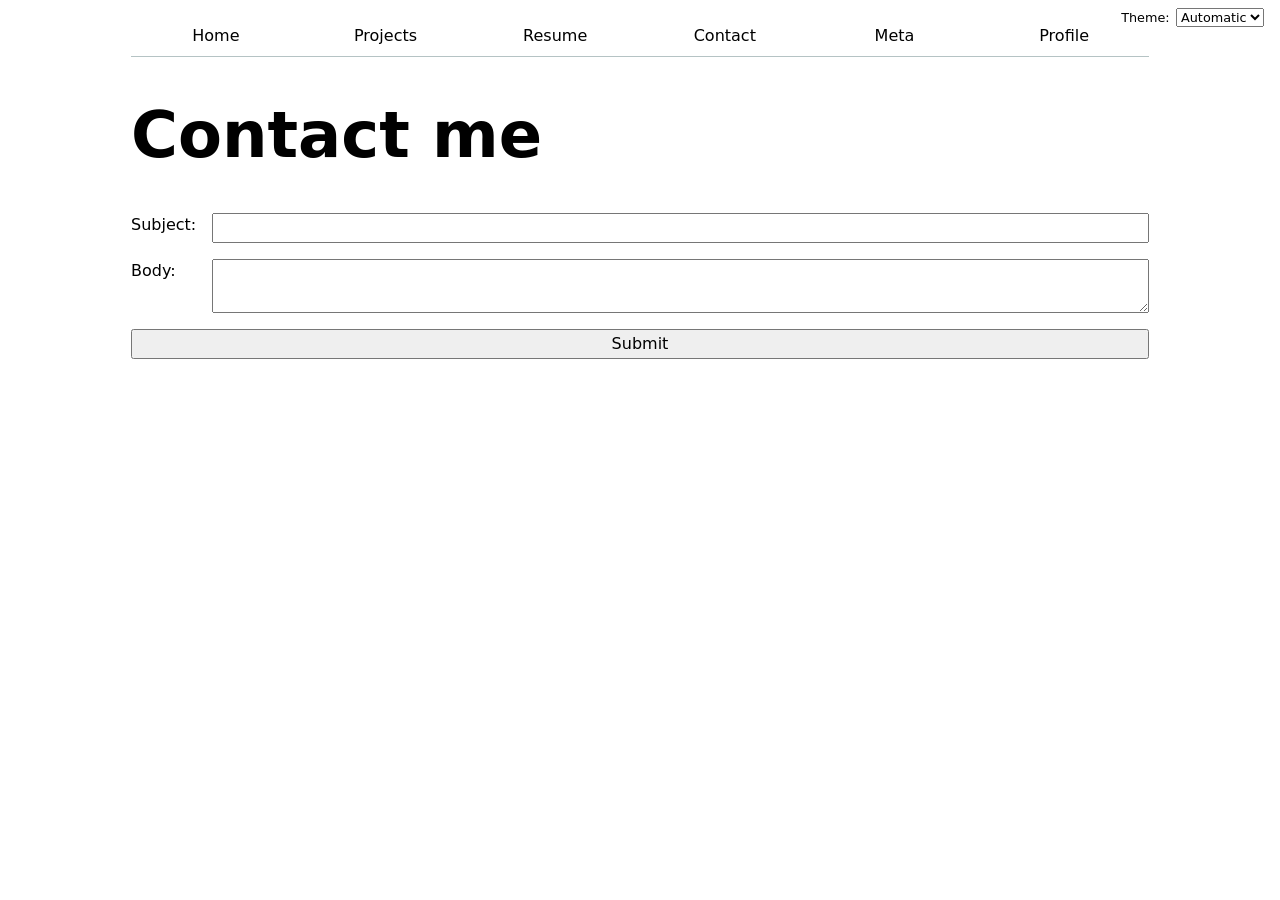
<file: contact/index.html>
<!DOCTYPE html>
<html lang="en">
<head>
    <meta charset="UTF-8">
    <meta name="viewport" content="width=device-width, initial-scale=1.0">
    <title>Contact Form</title>
    <link rel="stylesheet" href="../style.css">
</head>
<body>
    <script type="module" src="../global.js"></script>

    <h1>Contact me</h1>
    <form action="mailto:lseto@ucsd.edu" method="GET">
        <label>Subject:
            <input name="subject">
        </label>
        <label>Body:
            <textarea name="body"></textarea>
        </label>
        <button>Submit</button>
    </form>
</body>
</html>
</file>
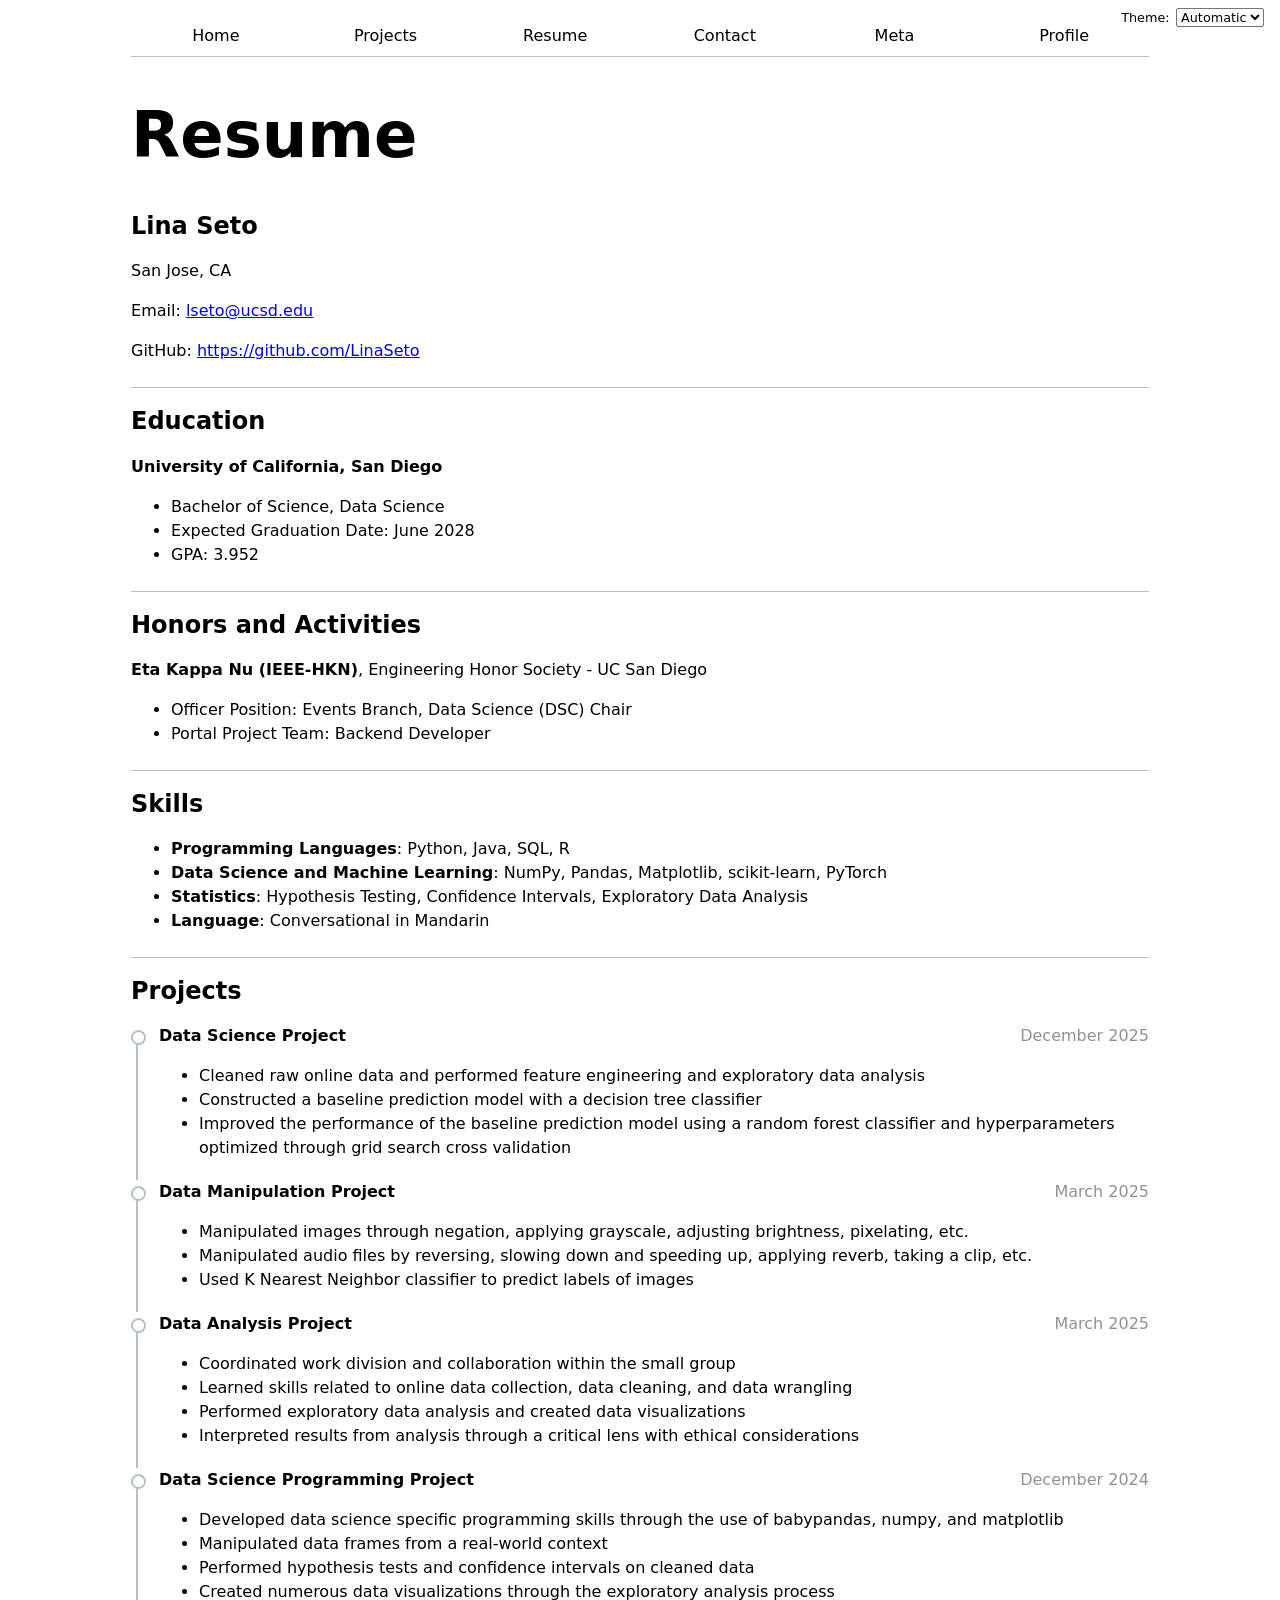
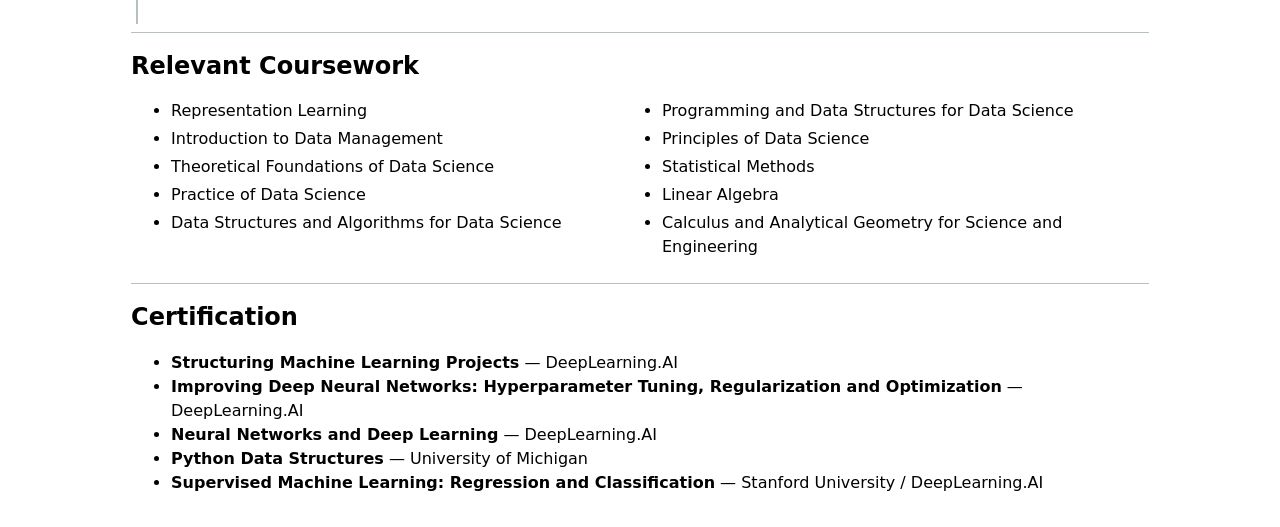
<file: resume/index.html>
<!DOCTYPE html>
<html lang="en">
<head>
    <meta charset="UTF-8">
    <meta name="viewport" content="width=device-width, initial-scale=1.0">
    <title>Resume</title>
    <link rel="stylesheet" href="../style.css">
</head>
<body>
    <script type="module" src="../global.js"></script>

    <h1>Resume</h1>

    <section id="introduction">
        <h2>Lina Seto</h2>
        <p>San Jose, CA</p>
        <p>Email: <a href="../contact/index.html">lseto@ucsd.edu</a></p>
        <p>GitHub: <a href="https://github.com/LinaSeto" target="_blank">https://github.com/LinaSeto</a></p>
    </section>

    <section id="education">
        <h2>Education</h2>
        <strong>University of California, San Diego</strong>
        <ul>
            <li>Bachelor of Science, Data Science</li>
            <li>Expected Graduation Date: <time datetime="2028-06">June 2028</time></li>
            <li>GPA: 3.952</li>
        </ul>
    </section>

    <section id="honors-and-activities">
        <h2>Honors and Activities</h2>
        <article>
            <p><strong>Eta Kappa Nu (IEEE-HKN)</strong>, Engineering Honor Society - UC San Diego</p>
            <ul>
                <li>Officer Position: Events Branch, Data Science (DSC) Chair</li>
                <li>Portal Project Team: Backend Developer</li>
            </ul>
        </article>
    </section>

    <section id="skills">
        <h2>Skills</h2>
        <ul>
            <li><strong>Programming Languages</strong>: Python, Java, SQL, R</li>
            <li><strong>Data Science and Machine Learning</strong>: NumPy, Pandas, Matplotlib, scikit-learn, PyTorch</li>
            <li><strong>Statistics</strong>: Hypothesis Testing, Confidence Intervals, Exploratory Data Analysis</li>
            <li><strong>Language</strong>: Conversational in Mandarin</li>
        </ul>
    </section>

    <section id="projects">
        <h2>Projects</h2>
        <article>
            <strong>Data Science Project</strong> <date datetime="2025-12">December 2025</date>
            <ul>
                <li>Cleaned raw online data and performed feature engineering and exploratory data analysis</li>
                <li>Constructed a baseline prediction model with a decision tree classifier</li>
                <li>Improved the performance of the baseline prediction model using a random forest classifier and 
                    hyperparameters optimized through grid search cross validation</li>
            </ul>
        </article>

        <article>
            <strong>Data Manipulation Project</strong> <date datetime="2025-03">March 2025</date>
            <ul>
                <li>Manipulated images through negation, applying grayscale, adjusting brightness, pixelating, etc.</li>
                <li>Manipulated audio files by reversing, slowing down and speeding up, applying reverb, taking a clip, etc.</li>
                <li>Used K Nearest Neighbor classifier to predict labels of images</li>
            </ul>
        </article>

        <article>
            <strong>Data Analysis Project</strong> <date datetime="2025-03">March 2025</date>
            <ul>
                <li>Coordinated work division and collaboration within the small group</li>
                <li>Learned skills related to online data collection, data cleaning, and data wrangling</li>
                <li>Performed exploratory data analysis and created data visualizations</li>
                <li>Interpreted results from analysis through a critical lens with ethical considerations</li>
            </ul>
        </article>

        <article>
            <strong>Data Science Programming Project</strong> <date datetime="2024-12">December 2024</date>
            <ul>
                <li>Developed data science specific programming skills through the use of babypandas, numpy, and matplotlib</li>
                <li>Manipulated data frames from a real-world context</li>
                <li>Performed hypothesis tests and confidence intervals on cleaned data</li>
                <li>Created numerous data visualizations through the exploratory analysis process</li>
            </ul>
        </article>
    </section>

    <section id="relevant-coursework">
        <h2>Relevant Coursework</h2>
        <ul>
            <li>Representation Learning</li>
            <li>Introduction to Data Management</li>
            <li>Theoretical Foundations of Data Science</li>
            <li>Practice of Data Science</li>
            <li>Data Structures and Algorithms for Data Science</li>
            <li>Programming and Data Structures for Data Science</li>
            <li>Principles of Data Science</li>
            <li>Statistical Methods</li>
            <li>Linear Algebra</li>
            <li>Calculus and Analytical Geometry for Science and Engineering</li>
        </ul>
    </section>

    <section id="certification">
        <h2>Certification</h2>
        <ul>
            <li><strong>Structuring Machine Learning Projects</strong> — DeepLearning.AI</li>
            <li><strong>Improving Deep Neural Networks: Hyperparameter Tuning, Regularization and Optimization</strong> — DeepLearning.AI</li>
            <li><strong>Neural Networks and Deep Learning</strong> — DeepLearning.AI</li>
            <li><strong>Python Data Structures</strong> — University of Michigan</li>
            <li><strong>Supervised Machine Learning: Regression and Classification</strong> — Stanford University / DeepLearning.AI</li>
        </ul>
    </section>
</body>
</html>
</file>
<file: style.css>
html {
  --color-accent: oklch(83.076% 0.08061 221.672);
  accent-color: var(--color-accent);
  color-scheme: light dark;
}

body {
  /* Set line height to 1.5 times the font size
	   and use the OS’s UI font as the website font
	 */
  font: 100%/1.5 system-ui;
  max-width: 100ch;
  margin-inline: max(1em, (100% - 100ch) / 2);
}

/* navigation bar */
nav {
  --border-color: oklch(50% 10% 200 / 40%);
  display: flex;
  margin-bottom: 1em;
  border-bottom: 1px solid var(--border-color);
  margin-top: 1rem;
}

nav a {
  flex: 1;
  text-decoration: none;
  color: inherit;
  text-align: center;
  padding: 0.5em;
}

nav a.current {
  border-bottom: 0.4em solid var(--border-color);
  padding-bottom: 0.1em;
}

nav a:hover {
  border-bottom: 0.4em solid var(--color-accent);
  background-color: color-mix(in oklch, var(--color-accent), canvas 85%);
  padding-bottom: 0.1em;
}

/* contact page */
input,
textarea,
button,
select {
  font: inherit;
}

form {
  display: grid;
  grid-template-columns: auto 1fr;
  gap: 1em;
}

label {
  display: grid;
  grid-template-columns: subgrid;
  grid-column: 1 / -1;
}

button {
  grid-column: 1 / -1;
}

/* projects page */
.projects {
  display: grid;
  grid-template-columns: repeat(auto-fill, minmax(15em, 1fr));
  gap: 1em;
}

.projects article {
  grid-template-rows: subgrid;
  grid-row: span 3;
}

.projects h2 {
  margin: 0;
}

/* headers */
h1 {
  font-size: 400%;
}

h1,
h2,
h3,
h4,
h5,
h6 {
  line-height: 1.1;
  text-wrap: balance;
}

/* resume page */
section {
  border-top: 1.5px solid oklch(80% 3% 200);
  padding-bottom: 0.5em;
}

section:first-of-type {
  border-top: none;
}


#projects>article {
  position: relative;
  padding-left: 1.75rem;
  margin-bottom: 1.25rem;
}

#projects>article::before {
  content: '';
  position: absolute;
  left: 0;
  top: 6px;
  width: 11px;
  height: 11px;
  border-radius: 50%;
  background: white;
  border: 2px solid oklch(80% 3% 200);
  z-index: 1;
}

#projects>article::after {
  content: '';
  position: absolute;
  left: 5px;
  top: 10px;
  bottom: -1.25rem;
  width: 1.5px;
  background: oklch(80% 3% 200);
}

#projects article date {
  float: right;
  color: oklch(65.582% 0.00587 197.715);
}


strong {
  font-weight: 600;
}

#relevant-coursework ul {
  display: grid;
  grid-template-columns: 1fr 1fr;
  grid-auto-flow: column;
  grid-template-rows: repeat(5, auto);
  gap: 0.25em;
}

/* color scheme */
.color-scheme {
  position: absolute;
  top: 0.5rem;
  right: 1rem;
  font-size: 80%;
  display: flex;
  gap: 0.5em;
}

/* github stats */
#profile-stats dl {
  display: grid;
  grid-template-columns: repeat(4, 1fr);
}

#profile-stats dt {
  grid-row: 1;
  font-weight: bold;
  color: gray;
  font-size: 1em;
}

#profile-stats dd {
  grid-row: 2;
  font-size: 1.5em;
  margin: 0;
}

/* projects page images */
.projects article img {
  width: 100%;
  height: 200px;
  object-fit: cover;
}

.project-year {
  color: gray;
  font-family: serif;
  font-variant-numeric: oldstyle-nums;
}

/* projects page message and url */
.project-link a {
  color: steelblue;
  text-decoration: none;
}

.project-link a:hover {
  text-decoration: underline;
}

.project-message {
  font-style: italic;
  color: #555;
  background: #f4f4f4;
  border: 1px solid var(--color-accent);
  padding: 0.6em 1em;
  border-radius: 8px;
  margin-top: 0.5em;
}

/* projects pie plot */
#projects-pie-plot {
  max-width: 20em;
  margin-block: 2em;
  overflow: visible;
}

/* projects pie plot legend*/
.container {
  display: flex;
  align-items: center;
  gap: 1em;
}

.legend {
  flex: 1;
  display: grid;
  grid-template-columns: repeat(auto-fill, minmax(9em, 1fr));
  gap: 0.5em;
  list-style: none;
  padding: 0.5em;
  margin: 1em;
  border: 1px solid oklch(80% 3% 200);
}

.legend-item {
  display: flex;
  align-items: center;
  gap: 0.2em;
}

.swatch {
  display: inline-block;
  width: 1em;
  aspect-ratio: 1 / 1;
  background-color: var(--color);
  border-radius: 50%;
}

/* projects seach bar */
.searchBar {
  width: 100%;
  padding: 1em;
  box-sizing: border-box;
  margin-bottom: 1.5em;
  -webkit-appearance: none;
}

/* interactive pie chart */
&:has(path:hover) {
  path:not(:hover) {
    opacity: 0.5;
  }
}

path {
  transition: 300ms;
  cursor: pointer;
}

.selected {
  --color: oklch(60% 45% 300) !important;

  &:is(path) {
    fill: var(--color);
  }
}

/* stats on meta page */
#stats dl {
  display: grid;
  grid-template-columns: repeat(6, 1fr);
}

#stats dt {
  grid-row: 1;
  color: gray;
  font-size: 1em;
}

#stats dd {
  grid-row: 2;
  font-size: 1.5em;
  margin: 0;
}

/* plot on meta page */
.gridlines line {
  stroke: gray;
  stroke-opacity: 0.3;
}

.gridlines path {
  display: none;
}

/* tooltip for plot */
dl.info {
  display: grid;
  grid-template-columns: auto 1fr;
  gap: 0.25em 1em;
  margin: 0;
  transition-duration: 500ms;
  transition-property: opacity, visibility;
}

dl.info[hidden]:not(:hover, :focus-within) {
  opacity: 0;
  visibility: hidden;
}

dl.info dt {
  color: gray;
  font-weight: normal;
  font-size: 0.85em;
}

dl.info dd {
  margin: 0;
  font-weight: 600;
}

.tooltip {
  position: fixed;
  top: 1em;
  left: 1em;
  background-color: rgba(255, 255, 255, 0.8);
  box-shadow: 0 4px 16px rgba(0, 0, 0, 0.1);
  border-radius: 8px;
  backdrop-filter: blur(8px);
  padding: 0.75em 0.85em;
}

circle {
  transition: 200ms;
  transform-origin: center;
  transform-box: fill-box;

  @starting-style {
    r: 0;
  }

  /* transition: all 200ms, r calc(var(--r) * 100ms); */
}

circle:hover {
  transform: scale(1.5);
}

/* brush for plot */
@keyframes marching-ants {
  to {
    stroke-dashoffset: -8;
    /* 5 + 3 */
  }
}

.selection {
  fill-opacity: 0.1;
  stroke: black;
  stroke-opacity: 0.7;
  stroke-dasharray: 5 3;
  animation: marching-ants 2s linear infinite;
}

circle.selected {
  fill: #ff6b6b;
}

#language-breakdown {
  display: flex;
  flex-wrap: wrap;
  gap: 1em;
  margin: 0.5em 0;
  padding: 0.6em 0.85em;
  background-color: rgba(0, 0, 0, 0.02);
  border-radius: 8px;
  border: 1px solid rgba(0, 0, 0, 0.06);
}

#language-breakdown dt {
  font-size: 0.5em;
  font-weight: 600;
  text-transform: uppercase;
  letter-spacing: 0.06em;
  color: #888;
  margin: 0 0 0.25em 0;
}

#language-breakdown dd {
  margin: 0 0.6em 0 0;
  font-size: 0.75em;
  font-weight: 500;
}

/* slider on meta page */
/* #slider-container label {
  display: flex;
  align-items: baseline;
  gap: 0.5rem;
  flex-wrap: wrap;
}

#slider-container input[type="range"] {
  flex: 1;
  align-self: center;
}

#slider-container time {
  margin-left: auto;
  flex-basis: 100%;
  text-align: right;
} */

/* unit viz for files */
#files {
  display: grid;
  grid-template-columns: 1fr 4fr;

  >div {
    grid-column: 1 / -1;
    display: grid;
    grid-template-columns: subgrid;
  }

  dt {
    grid-column: 1;
  }

  dd {
    grid-column: 2;
  }
}

.loc {
  display: flex;
  width: 0.5em;
  aspect-ratio: 1;
  background: var(--color);
  border-radius: 50%;
}

#files dd {
  grid-column: 2;
  display: flex;
  flex-wrap: wrap;
  align-items: start;
  align-content: start;
  gap: 0.15em;
  padding-top: 0.6em;
  margin-left: 0;
}

#files dt small {
  display: block;
  font-size: 0.7em;
  opacity: 0.6;
}

/* scrollytelling */
#scrolly-1 {
  position: relative;
  display: flex;
  gap: 1rem;

  >* {
    flex: 1;
  }
}

#scatter-story {
  position: relative;
}

#scatter-plot {
  position: sticky;
  top: 0;
  left: 0;
  bottom: auto;
  height: 58vh;
  padding-bottom: 2rem;
}

#chart svg {
  max-height: 60vh;
}

#selection-count {
  font-size: 0.85rem;
  margin: 0.5rem 0;
}

/* scrolly for unit vis */
#scrolly-2 {
  position: relative;
  display: flex;
  gap: 1rem;
  margin-top: 4rem;
}

#scrolly-2>* {
  flex: 1;
}

#files-story {
  position: relative;
}

#files-plot {
  position: sticky;
  top: 0;
  left: 0;
  bottom: auto;
  height: 90vh;
  overflow-y: auto;
  padding-bottom: 2rem;
}
</file>
